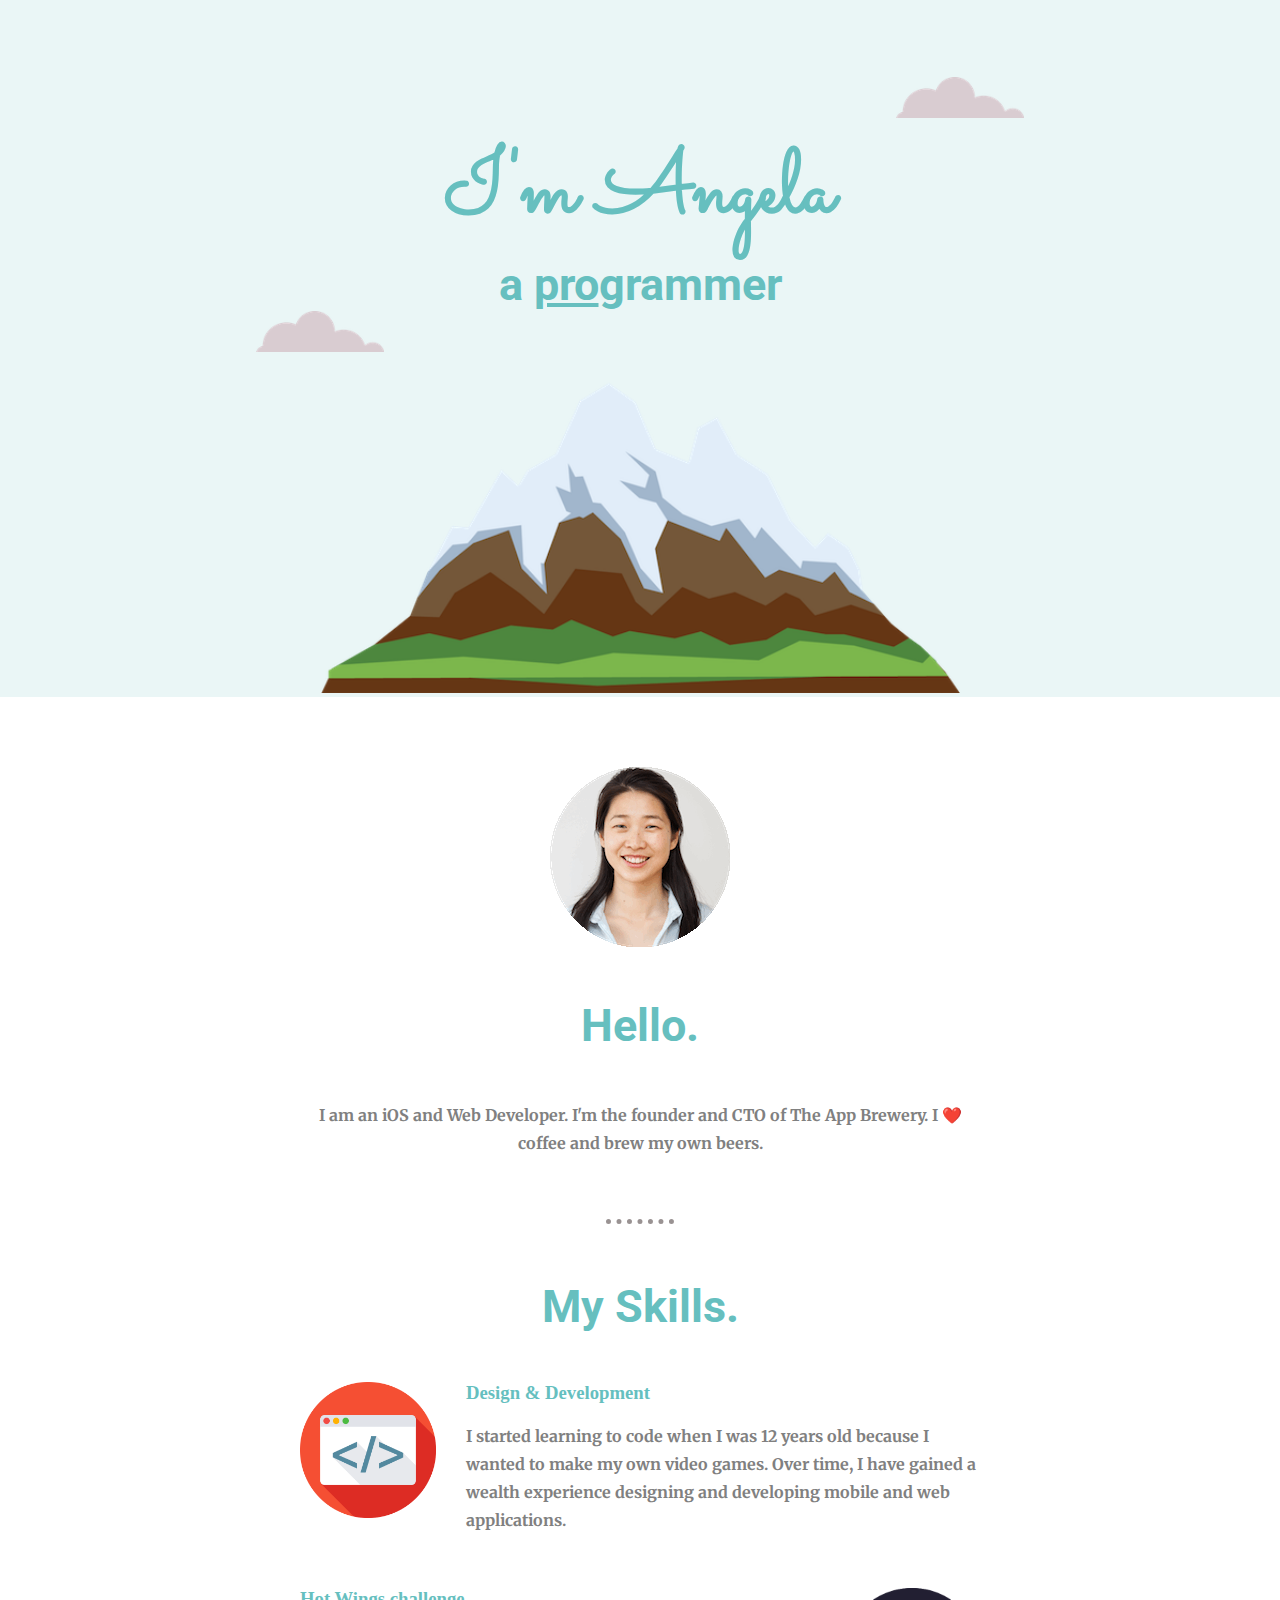
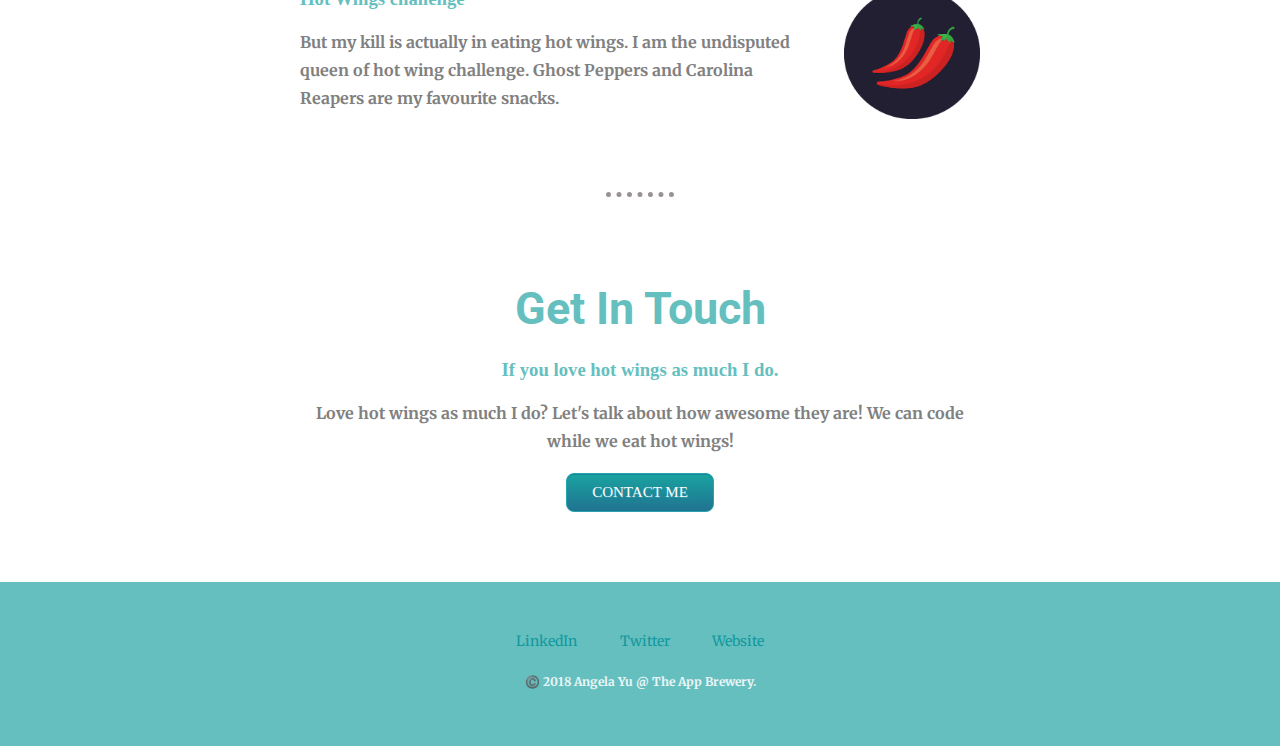
<file: HTML_test/Dr,Angela Yu My first client/index.html>
<!DOCTYPE html>
<html>
<head>
   <title>Dr. Angela Yu - The App Brewery</title>

   <link rel="stylesheet" type="text/css" href="CSS/Style.css">
   <link rel="icon" href="Images/favicon.png">
   <link href="https://fonts.googleapis.com/css2?family=Merriweather&family=Roboto:wght@300&family=Sacramento&display=swap" rel="stylesheet">
<!--font-family: 'Merriweather', serif;
    font-family: 'Roboto', sans-serif;
    font-family: 'Sacramento', cursive;
-->

    <meta charset="UTF-8">
    <meta name="viewport" content="width=device-width, initial-scale=1">
    <meta name="description" content="Dr.Angela Yu">
    <meta name="keywords" content="Programming, Freelancing, Hire, The App Brewery">
    <meta name="author" content="senthilaravindh95@gmail.com">	
</head>

<body>
    <div class="top-container">
        <img id="top-cloud" src="Images/cloud.png" alt="cloud.png">
        <h1>I'm Angela</h1>
        <h2>a <u>pro</u>grammer</h2>
        <img id="bottom-cloud" src="Images/cloud.png" alt="cloud.png">
        <img id="mountain" src="Images/mountain.png" alt="mountain.png">
    </div>

    <div class="middle-container">
        <div class="skill-head">
            <img src="Images/angela.png" alt="angela.png">
            <h2 class="line-height150">Hello.</h2>
            <p>I am an iOS and Web Developer. I'm the founder and CTO of The App Brewery. I ❤️ coffee and brew my own beers.</p>
        </div>
        <br>
        <br>
        <br>
        <hr>

        <h2 class="line-height150">My Skills.</h2>
        <div class="skill-row">
            <img class="html-img" src="Images/Html.png" alt="html.png">
            <h3>Design & Development</h3>
            <br>
            <p>I started learning to code when I was 12 years old because I wanted to make my own video games. Over time, I have gained a wealth experience designing and developing mobile and web applications.</p>
        </div>
        <br>
        <br>
        <br>
        <div class="skill-row">
            <img class="chillies-img" src="Images/chillies.png" alt="chillies.png">
            <h3>Hot Wings challenge</h3>
            <br>
            <p>But my kill is actually in eating hot wings. I am the undisputed queen of hot wing challenge. Ghost Peppers and Carolina Reapers are my favourite snacks.</p>
        </div>
        <br>
        <br>
        <br>
        <br>
        
        <hr>
        <br>
        <br>
        <br>

        <div class="skill-footer">
            <h2 class="line-height100">Get In Touch</h2>
            <h3>If you love hot wings as much I do.</h3>
            <br>
            <p>Love hot wings as much I do? Let's talk about how awesome they are! We can code while we eat hot wings!</p>
            <br>
            <a href="https://www.appbrewery.co/" class="mybutton">CONTACT ME</a>
        </div>
    </div>

    <div class="bottom-container">
        <a class="footer-href" href="https://www.linkedin.com/">LinkedIn</a>
        <a class="footer-href" href="https://twitter.com/">Twitter</a>
        <a class="footer-href" href="https://www.appbrewery.co/">Website</a>
        <br>
        <br>
        <p class="footer-copyright">©️ 2018 Angela Yu @ The App Brewery.</p>
    </div>
</body>
</html>
</file>
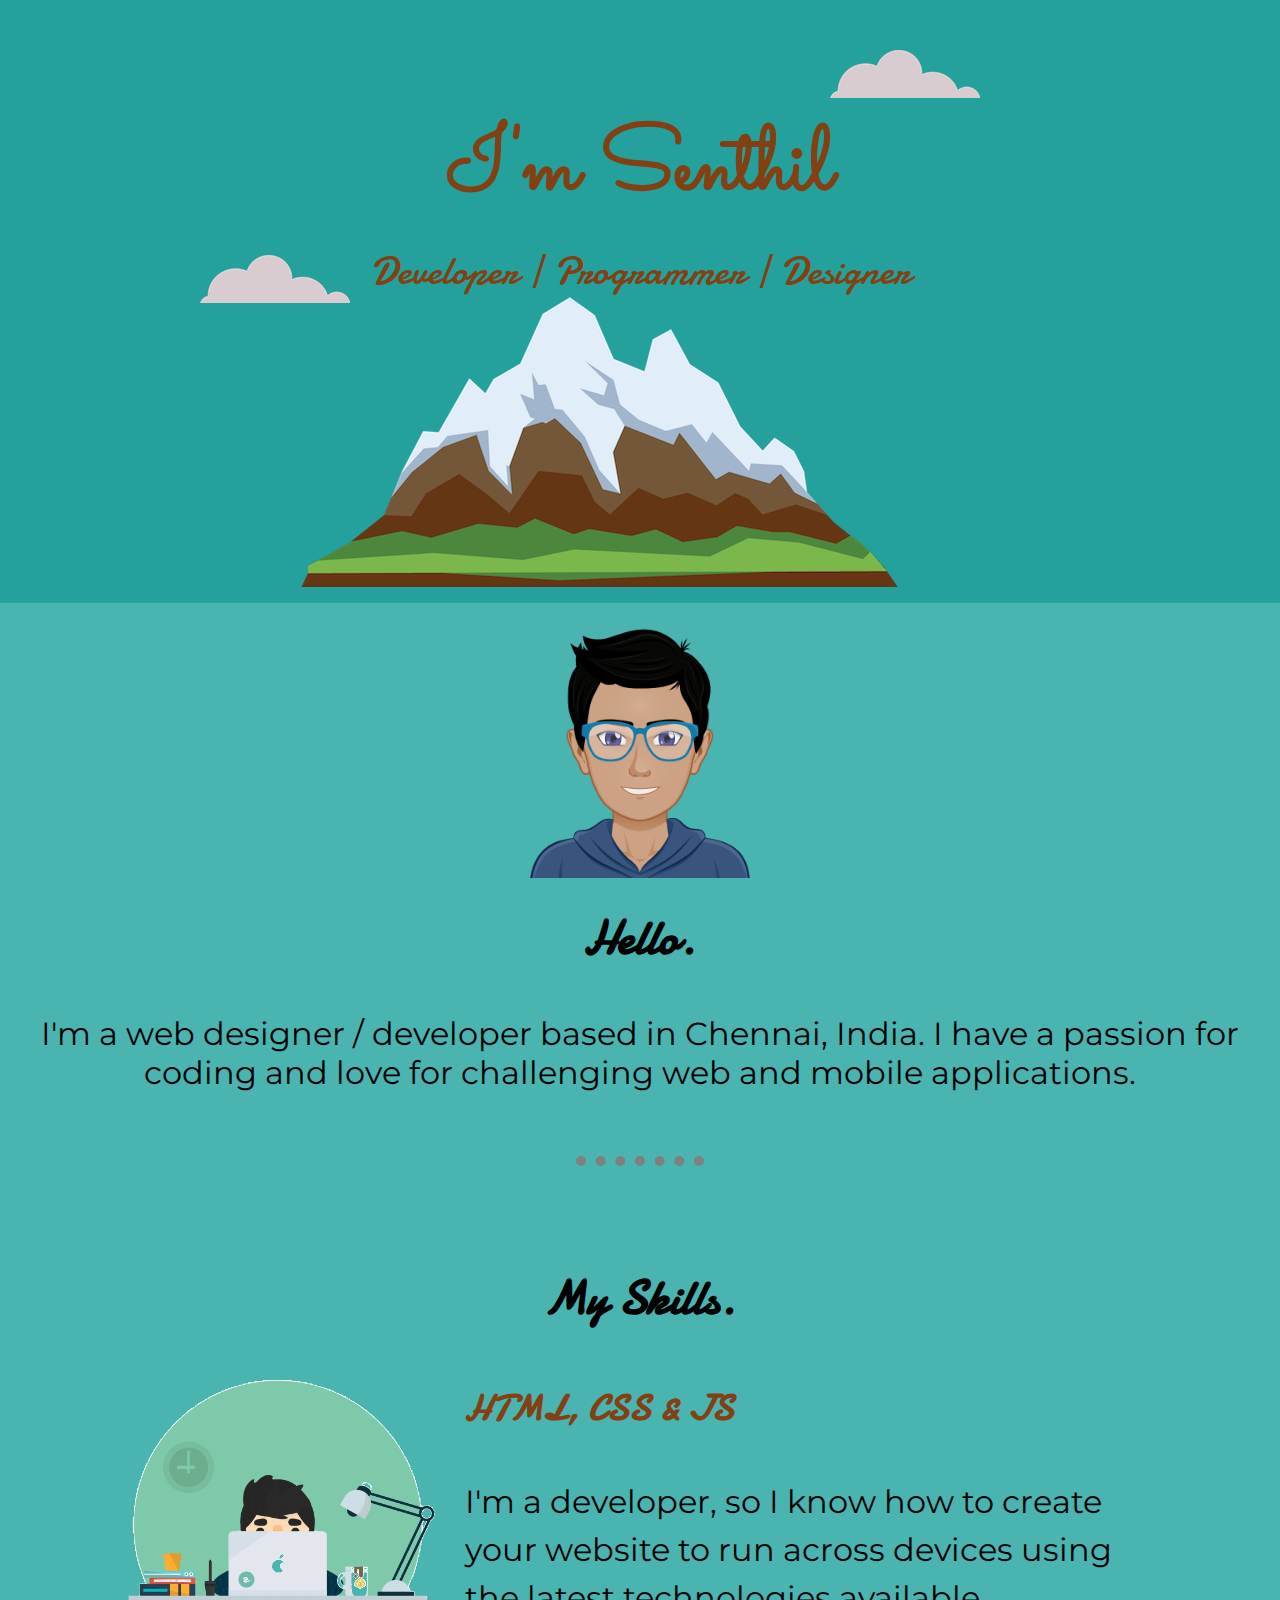
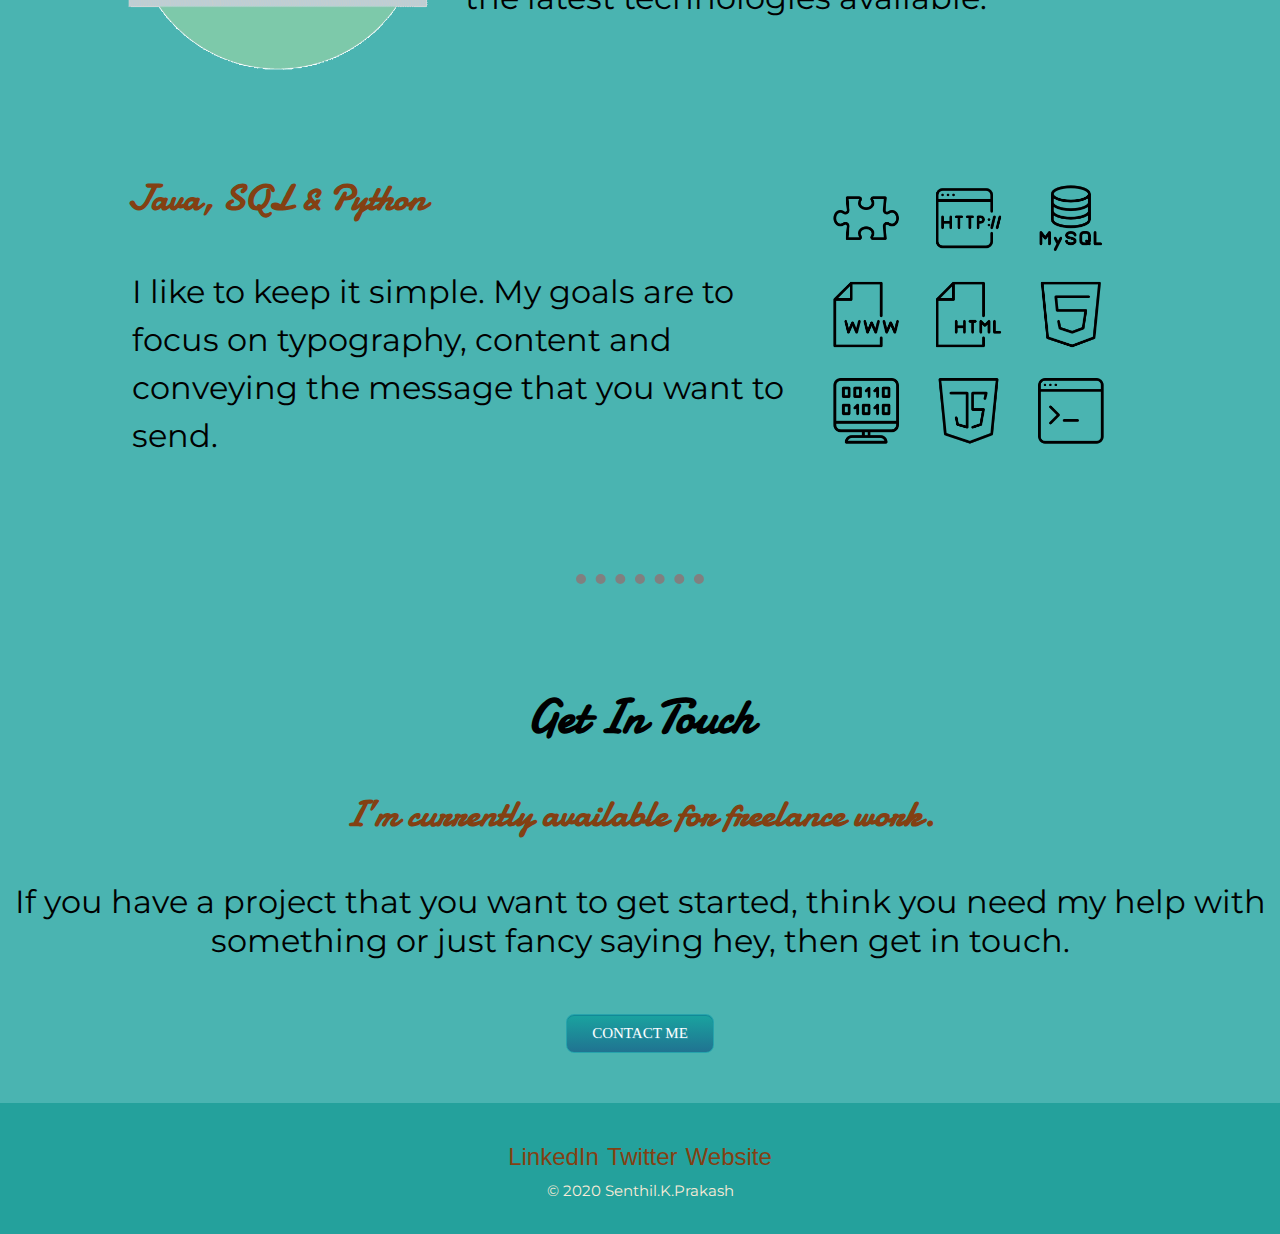
<file: HTML_test/SenthilKPrakash_resume/index.html>
<!DOCTYPE html>
<html>
<head>
   <title>Senthil K Prakash - Developer & Coding enthusiast!</title>
   <link rel="stylesheet" type="text/css" href="CSS/styles.css">
   <link rel="icon" href="Images/favicon_1.gif">
   <link href="https://fonts.googleapis.com/css2?family=Damion&family=Montserrat:wght@500&family=Sacramento&display=swap" rel="stylesheet">

    <meta charset="UTF-8">
    <meta name="viewport" content="width=device-width, initial-scale=1">
    <meta name="description" content="Senthil is a full stack developer working full time @Accenture">
    <meta name="keywords" content="Programming, Freelancing, Hire, Google">
    <meta name="author" content="SenthilKPrakash">	
</head>

<body>
    <div class="top-container">
        <img class="top-cloud" src="Images/cloud.png">
        <h1>I'm Senthil</h1>
        <p id="top-paragraph">Developer | Programmer | Designer</p>
        <img class="bottom-cloud" src="Images/cloud.png">
        <img id="mountain" src="Images/mountain.png">
    </div>
    <div class="middle-container">
        <div class="profile">
          <img id="senthil_pic" src="Images/myAvatar.png" alt="senthilkprakash.png">
          <h2>Hello.</h2>
          <p>I'm a web designer / developer based in Chennai, India. I have a passion for coding and love for challenging web and mobile applications.</p>
        </div>
        <br>
        <hr>
        <br>
        <div class="skills">
          <h2>My Skills.</h2>
          <div class="skill-row">
            <img class="skill-png1" src="Images/Skill.gif" alt="skill.gif">
            <h3>HTML, CSS & JS</h3>
            <p>I'm a developer, so I know how to create your website to run across devices using the latest technologies available.</p>
          </div>
          <br>
          <div class="skill-row">
            <img class="skill-png2" src="Images/web_development.png" alt="skills.png">
            <h3>Java, SQL & Python</h3>
            <p>I like to keep it simple. My goals are to focus on typography, content and conveying the message that you want to send.</p>
          </div>
        </div>
        <br>
        <hr>
        <br>
        <div class="I can help.">
          <h2>Get In Touch</h2>
          <h3>I’m currently available for freelance work.</h3>
          <p>If you have a project that you want to get started, think you need my help with something or just fancy saying hey, then get in touch.</p>
          <a class="btn" href="mailto:senthilaravindh95@gmail.com">CONTACT ME</a>
        </div>
      </div>
      
      
      <div class="bottom-container">
        <a class="footer-link" href="https://www.linkedin.com/">LinkedIn</a>
        <a class="footer-link" href="https://twitter.com/">Twitter</a>
        <a class="footer-link" href="https://senthilkprakash.github.io/CS50_2019/HTML_test/SenthilKPrakash_resume/index">Website</a>
        <br>
        <p class="copyright">© 2020 Senthil.K.Prakash</p>
      </div>
      
</body>
</html>
</file>
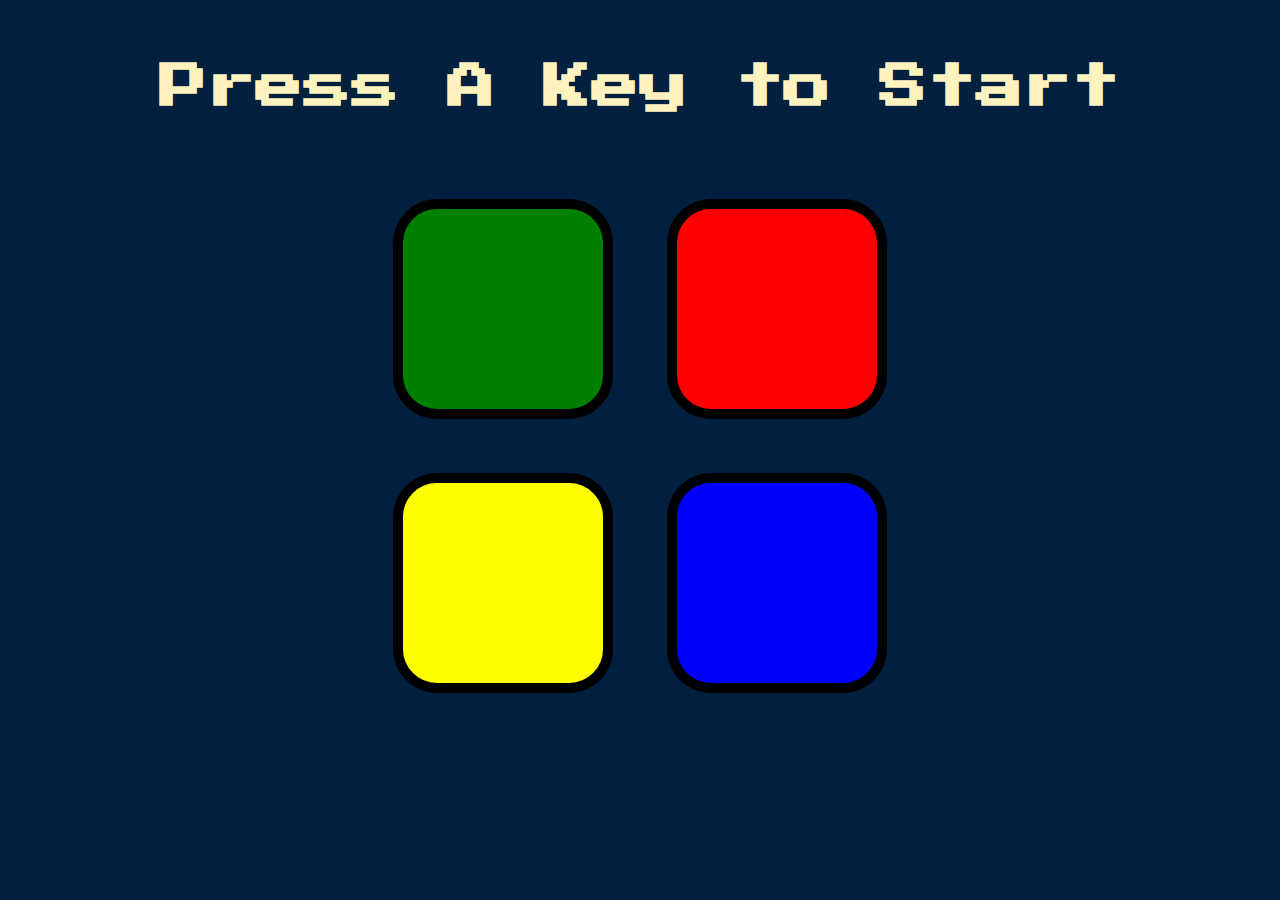
<file: HTML_test/JS classes/DOM/index.html>
<!DOCTYPE html>
<html lang="en" dir="ltr">

<head>
  <meta charset="utf-8">
  <title>Simon Game - fun to start, hard to leave</title>
  <link rel="stylesheet" href="styles.css">
  <link href="https://fonts.googleapis.com/css?family=Press+Start+2P" rel="stylesheet">
</head>

<body>
  <h1 id="level-title">Press A Key to Start</h1>
  <div class="container">
    <div lass="row">

      <div type="button" id="green" class="btn green">

      </div>

      <div type="button" id="red" class="btn red">

      </div>
    </div>

    <div class="row">

      <div type="button" id="yellow" class="btn yellow">

      </div>
      <div type="button" id="blue" class="btn blue">

      </div>

    </div>

  </div>

  <!-- Jquery Google CDN -->
  <script src="https://ajax.googleapis.com/ajax/libs/jquery/3.5.1/jquery.min.js"></script>
  <!-- Javascript .js file -->
  <script src="game.js"></script>
</body>

</html>
</file>
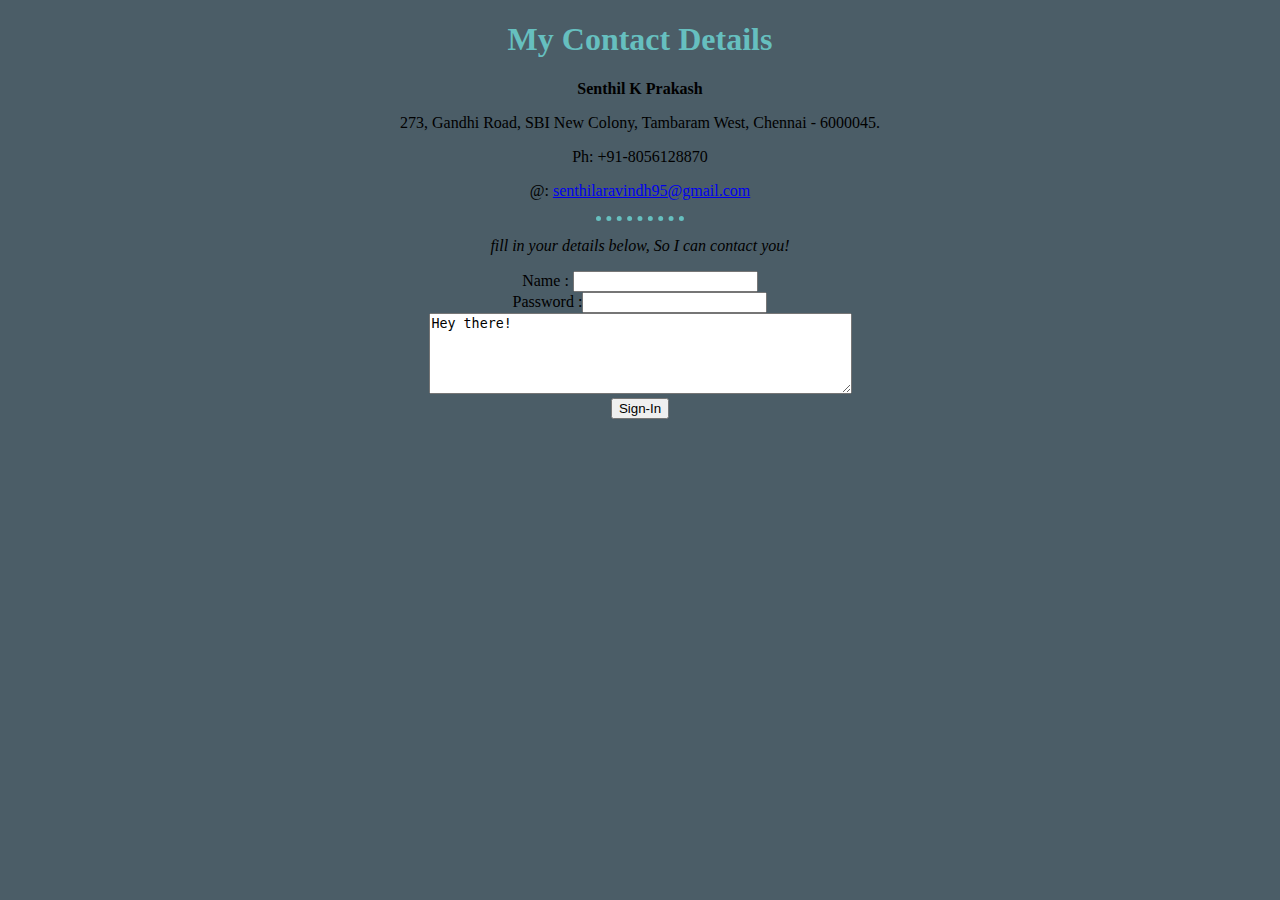
<file: HTML_test/contact_me.html>
<!DOCTYPE html>
<html lang="en">
    <head>
        <title>Contact Me</title>
        <link rel="stylesheet" href="styles.css">
    </head>
    <body class="center">
        <h1>My Contact Details</h1>
        <p style="font-weight: bold;">Senthil K Prakash</p>
        <p>273, Gandhi Road, SBI New Colony, Tambaram West, Chennai - 6000045.</p>
        <p>Ph: +91-8056128870</p>
        <p>@: <a href="https://mail.google.com/mail/?view=cm&fs=1&to=senthilaravindh95@gmail.com&su=You are amazing!, Interested in your profile&body=Hey! I am very much interested in your profile, Can we have a call to discuss further for a interview maybe">senthilaravindh95@gmail.com</a></p>
        <hr>
        <form action="mailto:senthilaravindh95@gmail.com">
            <p style="font-style: italic;"> fill in your details below, So I can contact you!</p>
            <label>Name :</label> <input type="text" title="Name:"><br>
            <label>Password :</label><input type="password" title="Password:"><br>
            <textarea name="name" rows="05" cols="50">Hey there!</textarea><br>
            <input type="submit" value="Sign-In"><br>
        </form>
    </body>
</html>
</file>
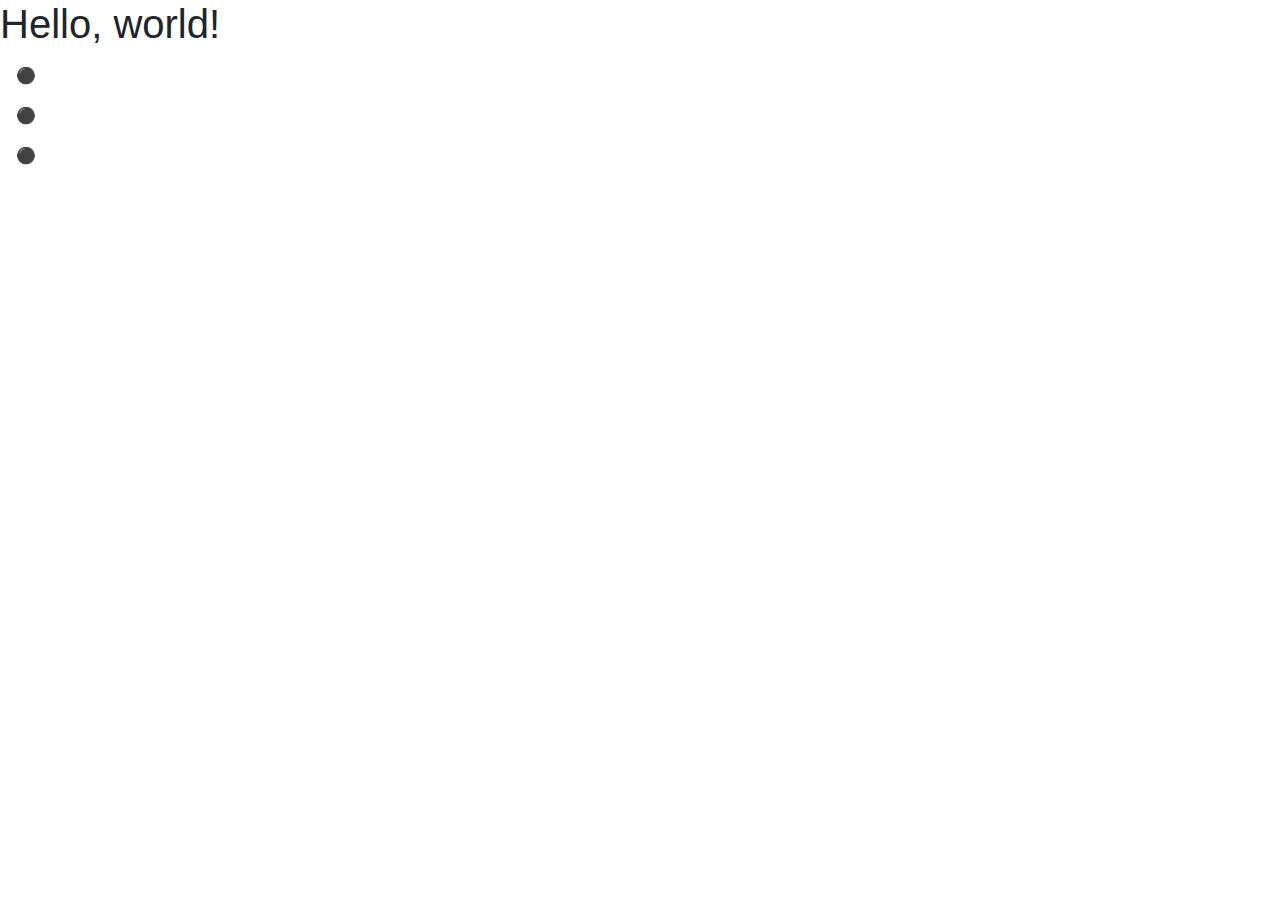
<file: HTML_test/MyFirstProject/index_sample.html>
<!doctype html>
<html lang="en">
  <head>
    <!-- Required meta tags -->
    <meta charset="utf-8">
    <meta name="viewport" content="width=device-width, initial-scale=1, shrink-to-fit=no">

    <!-- Bootstrap CSS -->
    <link rel="stylesheet" href="https://stackpath.bootstrapcdn.com/bootstrap/4.5.2/css/bootstrap.min.css" integrity="sha384-JcKb8q3iqJ61gNV9KGb8thSsNjpSL0n8PARn9HuZOnIxN0hoP+VmmDGMN5t9UJ0Z" crossorigin="anonymous">

    <title>Hello, world!</title>
  </head>
  <body>
    <h1>Hello, world!</h1>
    <ul class="nav flex-column">
        <li class="nav-item">
          <a class="nav-link active" href="#">⚫</a>
        </li>
        <li class="nav-item">
          <a class="nav-link" href="#">⚫</a>
        </li>
        <li class="nav-item">
          <a class="nav-link" href="#">⚫</a>
        </li>
      </ul>

    <!-- Optional JavaScript -->
    <!-- jQuery first, then Popper.js, then Bootstrap JS -->
    <script src="https://code.jquery.com/jquery-3.5.1.slim.min.js" integrity="sha384-DfXdz2htPH0lsSSs5nCTpuj/zy4C+OGpamoFVy38MVBnE+IbbVYUew+OrCXaRkfj" crossorigin="anonymous"></script>
    <script src="https://cdn.jsdelivr.net/npm/popper.js@1.16.1/dist/umd/popper.min.js" integrity="sha384-9/reFTGAW83EW2RDu2S0VKaIzap3H66lZH81PoYlFhbGU+6BZp6G7niu735Sk7lN" crossorigin="anonymous"></script>
    <script src="https://stackpath.bootstrapcdn.com/bootstrap/4.5.2/js/bootstrap.min.js" integrity="sha384-B4gt1jrGC7Jh4AgTPSdUtOBvfO8shuf57BaghqFfPlYxofvL8/KUEfYiJOMMV+rV" crossorigin="anonymous"></script>
  </body>
</html>
</file>
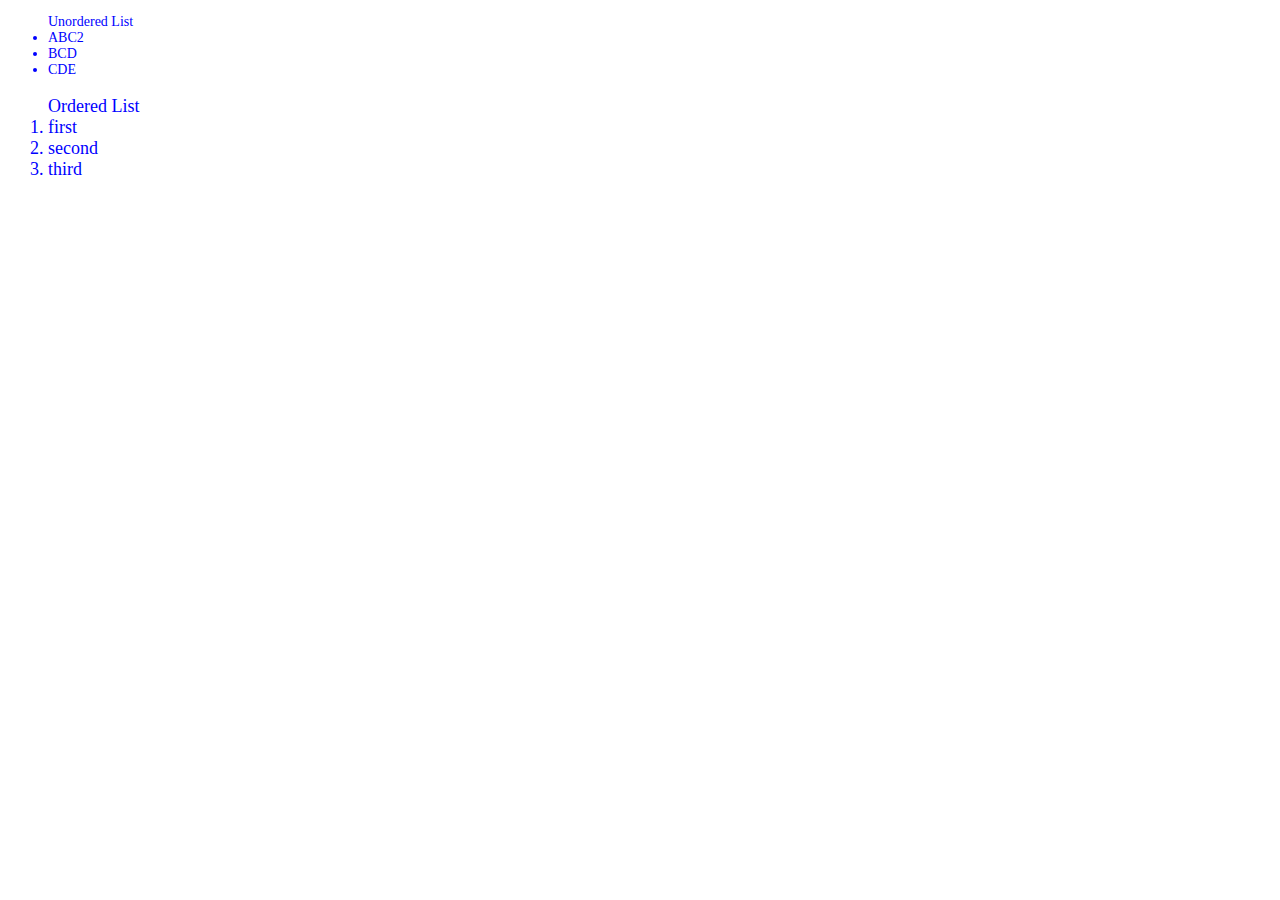
<file: out/production/CS50_2019/HTML_test/Basic_WebPage.html>
<!DOCTYPE html>
<html lang="en">
  <head>
    <title>Bootstrap check</title>
    <link rel="stylesheet" href="https://stackpath.bootstrapcdn.com/bootstrap/4.5.0/css/bootstrap.min.css" integrity="sha384-9aIt2nRpC12Uk9gS9baDl411NQApFmC26EwAOH8WgZl5MYYxFfc+NcPb1dKGj7Sk" crossorigin="anonymous">
    <style>
      .red {
        color: blue;
      }
      ul {
        font-size: 14px;
      }
      ol {
        font-size: 18px;
      }
    </style>
  </head>
  <body>
    <ul class="red"> Unordered List
      <li> ABC2 </li>
      <li> BCD </li>
      <li> CDE </li>
    </ul>
    <ol class="red"> Ordered List
      <li> first </li>
      <li> second </li>
      <li> third </li>
    </ol>
  </body>
</html>
</file>
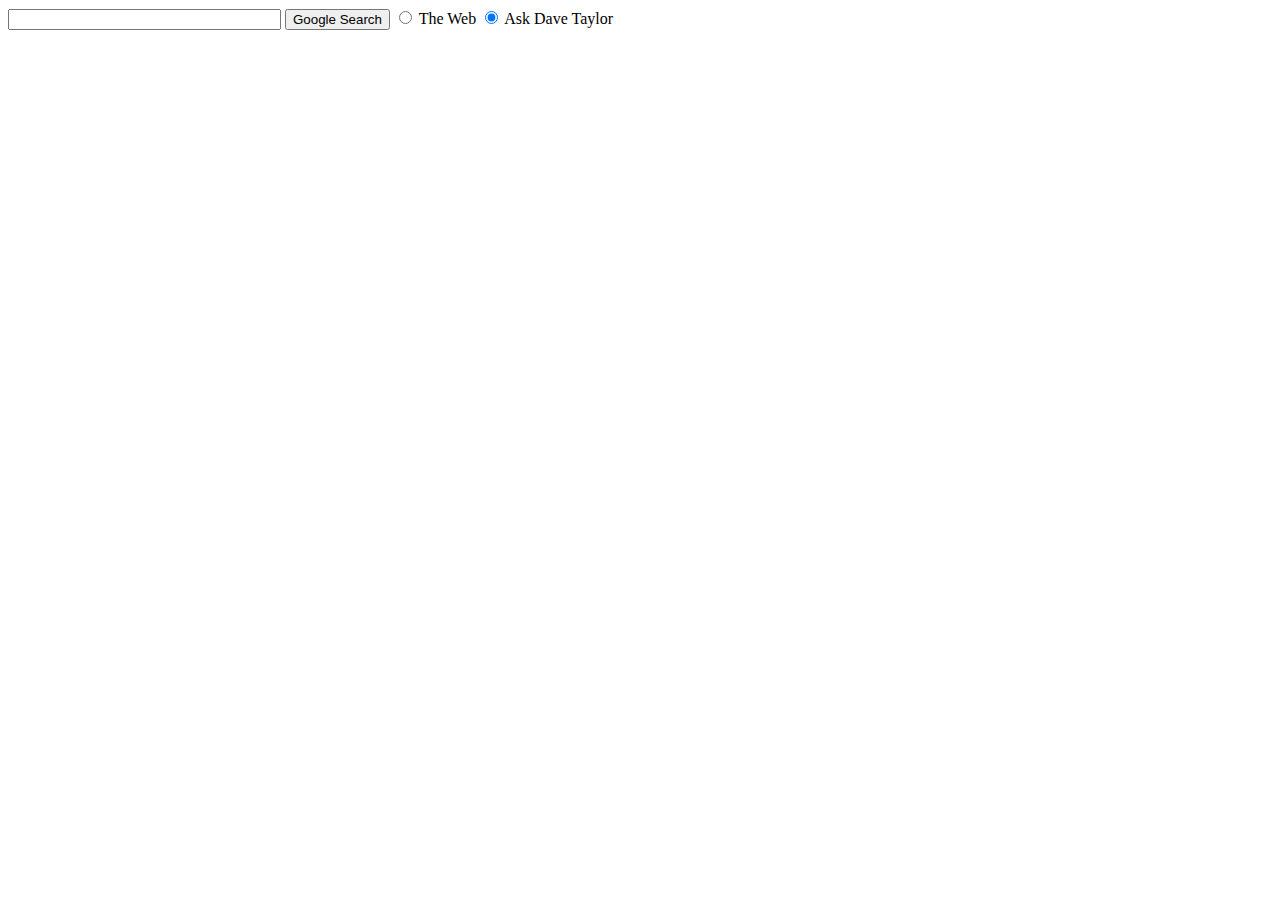
<file: out/production/CS50_2019/HTML_test/google.html>
<!DOCTYPE html>
<html lang="en">
    <head>
        <title>Google</title>
    </head>
    <body>
    <form method="get" action="http://www.google.com/search">
        <input type="text"   name="q" size="31"
               maxlength="255" value="" />
        <input type="submit" value="Google Search" />
        <input type="radio"  name="sitesearch" value="" />
        The Web
        <input type="radio"  name="sitesearch"
               value="askdavetaylor.com" checked /> Ask Dave Taylor<br />
    </form>
    </body>
</html>
</file>
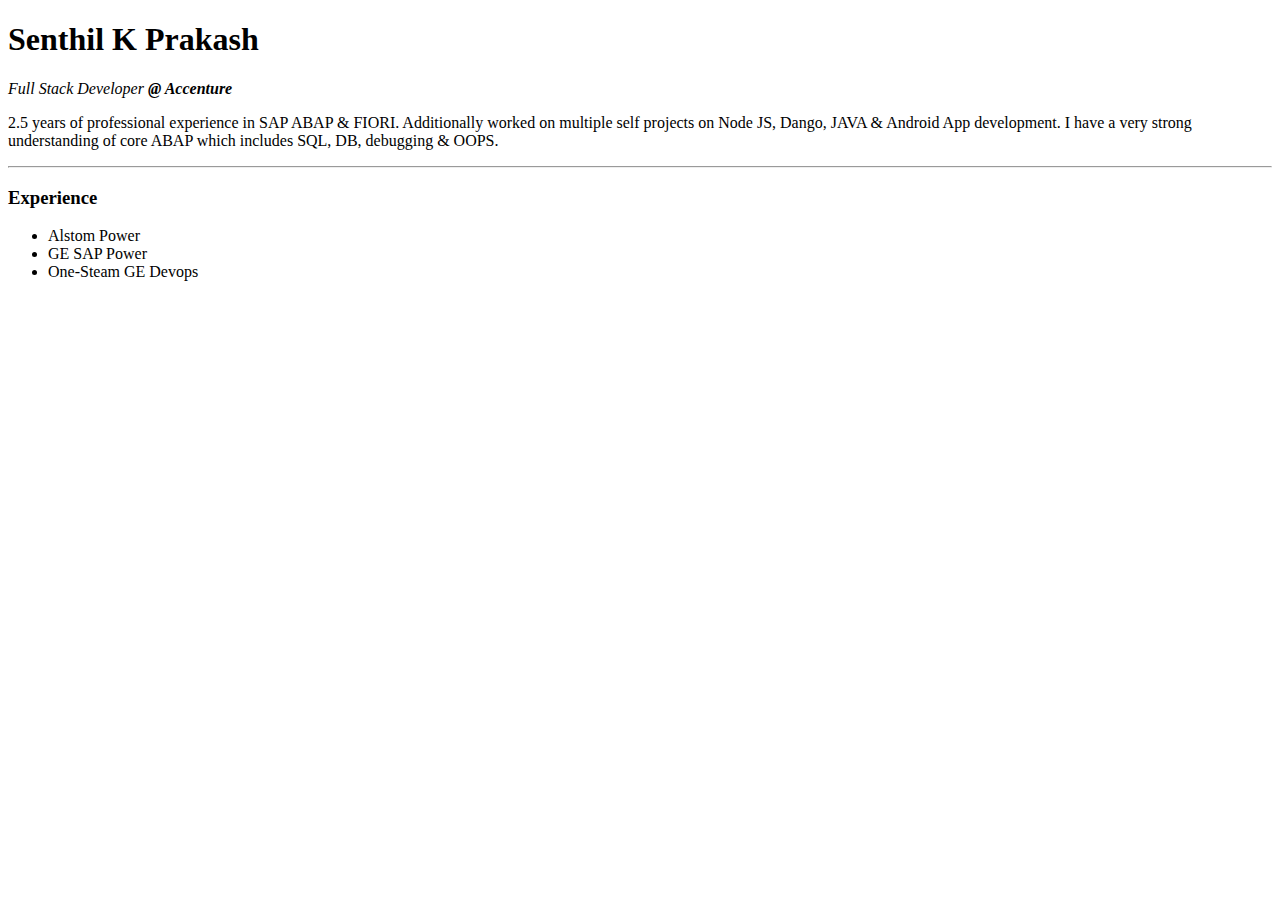
<file: out/production/CS50_2019/HTML_test/resume.html>
<!DOCTYPE html>
<html lang="en" dir="ltr">

<head>
  <meta charset="utf-8">
  <title>Senthil K Prakash Resume</title>
</head>

<body>
  <h1>Senthil K Prakash</h1>
  <p><em>Full Stack Developer <strong>@ Accenture</strong></em></p>
  <p>2.5 years of professional experience in SAP ABAP & FIORI.
    Additionally worked on multiple self projects on Node JS, Dango,
    JAVA & Android App development. I have a very strong understanding
    of core ABAP which includes SQL, DB, debugging & OOPS.</p>
  <hr>
  <h3>Experience</h3>
  <ul>
    <li>Alstom Power</li>
    <li>GE SAP Power</li>
    <li>One-Steam GE Devops</li>
  </ul>
</body>

</html>
</file>
<file: HTML_test/Dr,Angela Yu My first client/CSS/Style.css>
/*------------------------ Mixed Style ------------------------------------------*/

/*------------------------ Tag Style   ------------------------------------------*/
body {
    margin: 0%;
}
h1 {
    color: #66BFBF;
    font-size: 7vw;
    font-family: 'Sacramento', cursive;
    margin: 0% auto 0% auto;
    padding-top: 10%;
    width: 40%;
}
h2 {
    color: #66BFBF;
    font-size: 3.5vw;
    margin:  auto auto auto;
    font-family: 'Roboto', sans-serif;
}
h3 {
    color: #66BFBF;
    font-weight: bold;
    margin: auto;
}
p {
    font-family: 'Merriweather', serif;
    font-weight: bold;
    margin: auto;
    color: grey;
    line-height: 28px;
}
hr {
    border-top: 5px dotted rgb(153, 146, 146);
    border-bottom: 0px;
    border-right: 0px;
    border-left: 0px;
    width: 10%;
}
/*------------------------ Class Style ------------------------------------------*/
.top-container {
    text-align: center;
    background-color: #EAF6F6;
}
.middle-container {
    padding-top: 70px;
    padding-bottom: 70px;
    margin: auto 300px auto 300px;
}
.bottom-container {
    background-color: #66BFBF;
    padding-top: 50px;
    padding-bottom: 50px;
    text-align: center;
}
.line-height150 {
    text-align: center;
    line-height: 150px;
}
.line-height100 {
    line-height: 100px;
}
.mybutton {
	box-shadow:inset 0px 1px 0px 0px #128996;
	background:-webkit-gradient( linear, left top, left bottom, color-stop(0.05, #1aa19f), color-stop(1, #207391) );
    background-color:#31e0dd;
    border-top-left-radius:8px;
    border-top-right-radius:8px;
    border-bottom-right-radius:8px;
    border-bottom-left-radius:8px;
	text-indent:0px;
	border:1px solid #26a3ac;
	display:inline-block;
	color:#ffffff;
	font-family:Verdana;
	font-size:15px;
	font-weight:normal;
	font-style:normal;
	padding-top:10px;
	padding-bottom:10px;
	padding-left:25px;
	padding-right:25px;
	text-decoration:none;
	text-align:center;
	text-shadow:1px 1px 0px #2b9aac;
}
.mybutton:hover {
	background:-webkit-gradient( linear, left top, left bottom, color-stop(0.05, #207391), color-stop(1, #1aa19f) );
	background:-moz-linear-gradient( center top, #207391 5%, #1aa19f 100% );
	filter:progid:DXImageTransform.Microsoft.gradient(startColorstr='#207391', endColorstr='#1aa19f');
	background-color:#207391;
}
.mybutton:active {
	position:relative;
	top:1px;
}
.html-img {
    width: 20%;
    float: left;
    margin-right: 30px;
}
.chillies-img {
    width: 20%;
    float: right;
    margin-left: 30px;
}
.skill-row {
    text-align: left;
}
.skill-head, .skill-footer {
    text-align: center;
}
.footer-href {
    text-decoration: none;
    font-family: 'Merriweather', serif;
    font-size: 1.1vw;
    padding-left: 1.5%;
    padding-right: 1.5%;
    color: #11999E;
}
.footer-href:hover {
    color: #EAF6F6;
}
.footer-copyright {
    color: #EAF6F6;
    font-size: 0.75rem;
}
/*------------------------ ID Style    ------------------------------------------*/
#top-cloud {
    position: absolute;
    padding-top: 6%;
    right: 20%;
    width: 10%;
}
#bottom-cloud{
    position: absolute;
    left: 20%;
    width: 10%;
}
#mountain {
    width: 50%;
}
</file>
<file: HTML_test/SenthilKPrakash_resume/CSS/styles.css>
/*-------------------------------  Mixed style  -------------------------------------*/
h1, #top-paragraph, h3, .footer-link, .btn {
    color: #834013;
}
/*-------------------------------  Tag style  ---------------------------------------*/
body {
    background-color: #84e6e2;
    margin: 0px;
    text-align: center;
    font-family: 'Sacramento', cursive;
    font-size: 2rem;
}
h1 {
    margin: 0 auto 0 auto;
    padding: 4px;
    font-size: 5.625rem;
}
p {
    margin: 0px;
    padding: 4px;
    font-family: 'Montserrat', sans-serif;
}
hr {
    border-bottom: 0;
    border-right: 0;
    border-left: 0;
    border-top: 10px dotted grey;
    width: 10%;
}
/*-------------------------------  Class style  ---------------------------------------*/
.copyright {
    font-size: 1.2vw;
    color: antiquewhite;
}
.top-container {
    background-color: #24a19c;
    position: relative;
    padding-top: 100px;
    padding-bottom: 300px;
}
.middle-container {
    background-color: #4ab4b1;
}
.middle-container, .bottom-container {
    font-family: 'Damion', cursive;
}
.bottom-container {
    background-color: #24a19c;
    padding-top: 30px;
    padding-bottom: 30px;
}
.top-cloud {
    position: absolute;
    top: 50px;
    right: 300px;
}
.bottom-cloud {
    position: absolute;
    left: 200px;
    bottom: 300px;
}
.skill-png1 {
    width: 30%;
    float: left;
    padding-right: 30px;
}
.skill-png2 {
    width: 30%;
    float: right;
    padding-right: 30px;
}
.btn {
    box-shadow:inset 0px 1px 0px 0px #128996;
	background:-webkit-gradient( linear, left top, left bottom, color-stop(0.05, #1aa19f), color-stop(1, #207391) );
    background-color:#31e0dd;
    border-top-left-radius:8px;
    border-top-right-radius:8px;
    border-bottom-right-radius:8px;
    border-bottom-left-radius:8px;
	text-indent:0px;
	border:1px solid #26a3ac;
	display:inline-block;
	color:#ffffff;
	font-family:Verdana;
	font-size:15px;
	font-weight:normal;
	font-style:normal;
	padding-top:10px;
	padding-bottom:10px;
	padding-left:25px;
	padding-right:25px;
	text-decoration:none;
	text-align:center;
    text-shadow:1px 1px 0px #2b9aac;
    margin-bottom: 50px;
    margin-top: 50px;
}
.btn:hover {
	background:-webkit-gradient( linear, left top, left bottom, color-stop(0.05, #207391), color-stop(1, #1aa19f) );
	background:-moz-linear-gradient( center top, #207391 5%, #1aa19f 100% );
	filter:progid:DXImageTransform.Microsoft.gradient(startColorstr='#207391', endColorstr='#1aa19f');
	background-color:#207391;
}
.btn:active {
	position:relative;
	top:1px;
}
.footer-link {
    font-size: 1.5rem;
    text-decoration: none;
    font-family: Arial, Helvetica, sans-serif;
}
.footer-link:hover {
    color: #b4880e;
}
.skill-row {
    margin: 50px auto 50px auto;
    width: 80%;
    text-align: left;
    line-height: 1.5;
}
/*-------------------------------  ID style  -----------------------------------------*/
#senthil_pic {
    height: 250px;
    position: relative;
    top: 25px;
}
#mountain {
    position: absolute;
    top: 230px;
    left: 300px;
}
#top-paragraph {
    font-family: 'Damion', cursive;
    font-size: 2.5rem;
    font-weight: normal;
    line-height: normal;
}
</file>
<file: HTML_test/JS classes/DOM/styles.css>
body {
  text-align: center;
  background-color: #011F3F;
}

#level-title {
  font-family: 'Press Start 2P', cursive;
  font-size: 3rem;
  margin:  5%;
  color: #FEF2BF;
}

.container {
  display: block;
  width: 50%;
  margin: auto;

}

.btn {
  margin: 25px;
  display: inline-block;
  height: 200px;
  width: 200px;
  border: 10px solid black;
  border-radius: 20%;
}

.game-over {
  background-color: red;
  opacity: 0.8;
}

.red {
  background-color: red;
}

.green {
  background-color: green;
}

.blue {
  background-color: blue;
}

.yellow {
  background-color: yellow;
}

.pressed {
  box-shadow: 0 0 20px white;
  background-color: grey;
}
</file>
<file: HTML_test/styles.css>
h1, h3 {
    color: #66bfbf;
}

td img {
    width: 200px;
}

body {
  background-color: #4b5d67;
  color: black;
}

p, thead, .center {
    text-align: center;
}

th {
  font-weight: bold;
}

hr {
  border-color: #66bfbf;;
  width: 7%;
  border-width: 5px;
  border-style: dotted none none;
}

.buttons {
  width: 90px;
  background-color: #66bfbf;;
}

div  {
    text-align: center;
    font-size: 50px;
}
.header {
    font-size: 30px;
    background-color: grey;
}

button:hover {
    background-color: #b4f3f3;
}
#container {
    background-color: yellow;
    display: grid;
    padding: 10px;
    grid-column-gap: 10px;
    grid-row-gap: 5px;
    grid-template-columns: auto auto auto;
}
#container > div {
    background-color: skyblue;
    margin: 10px;
    padding: 5px;
}
</file>
